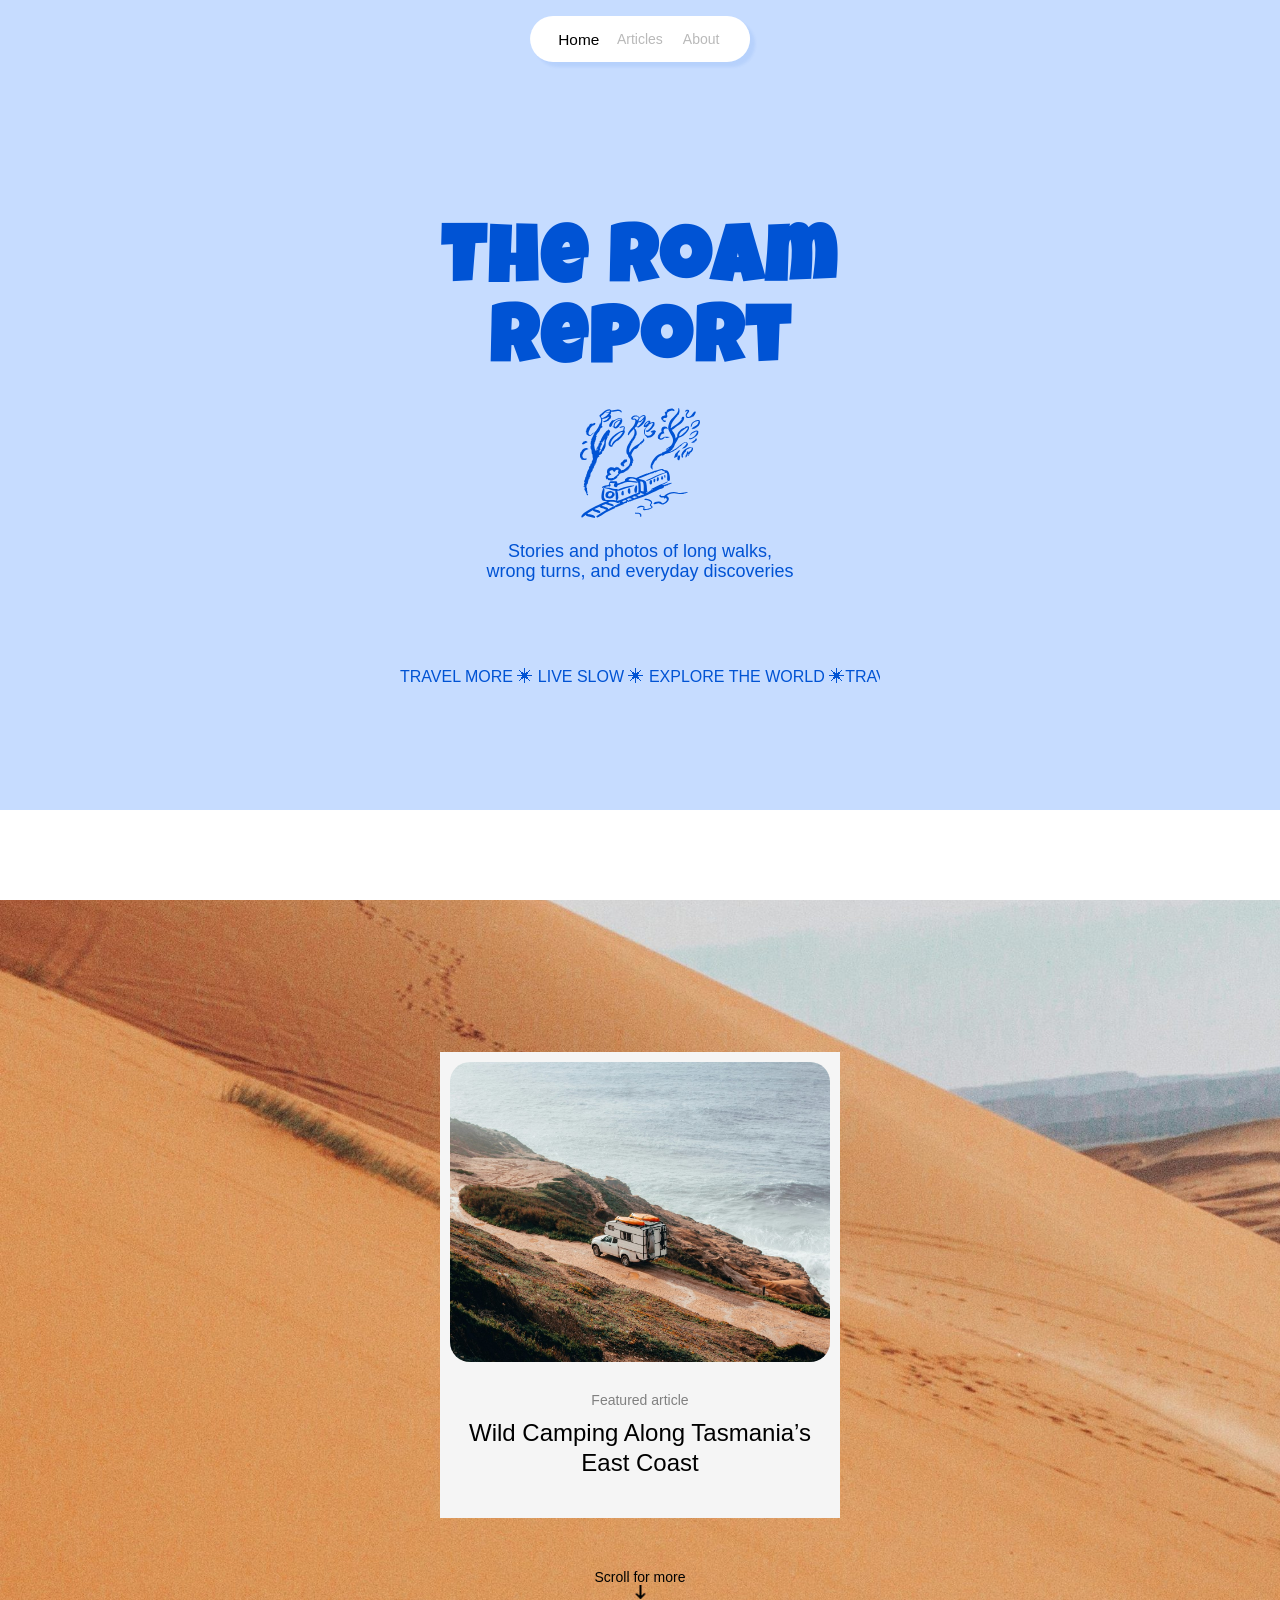
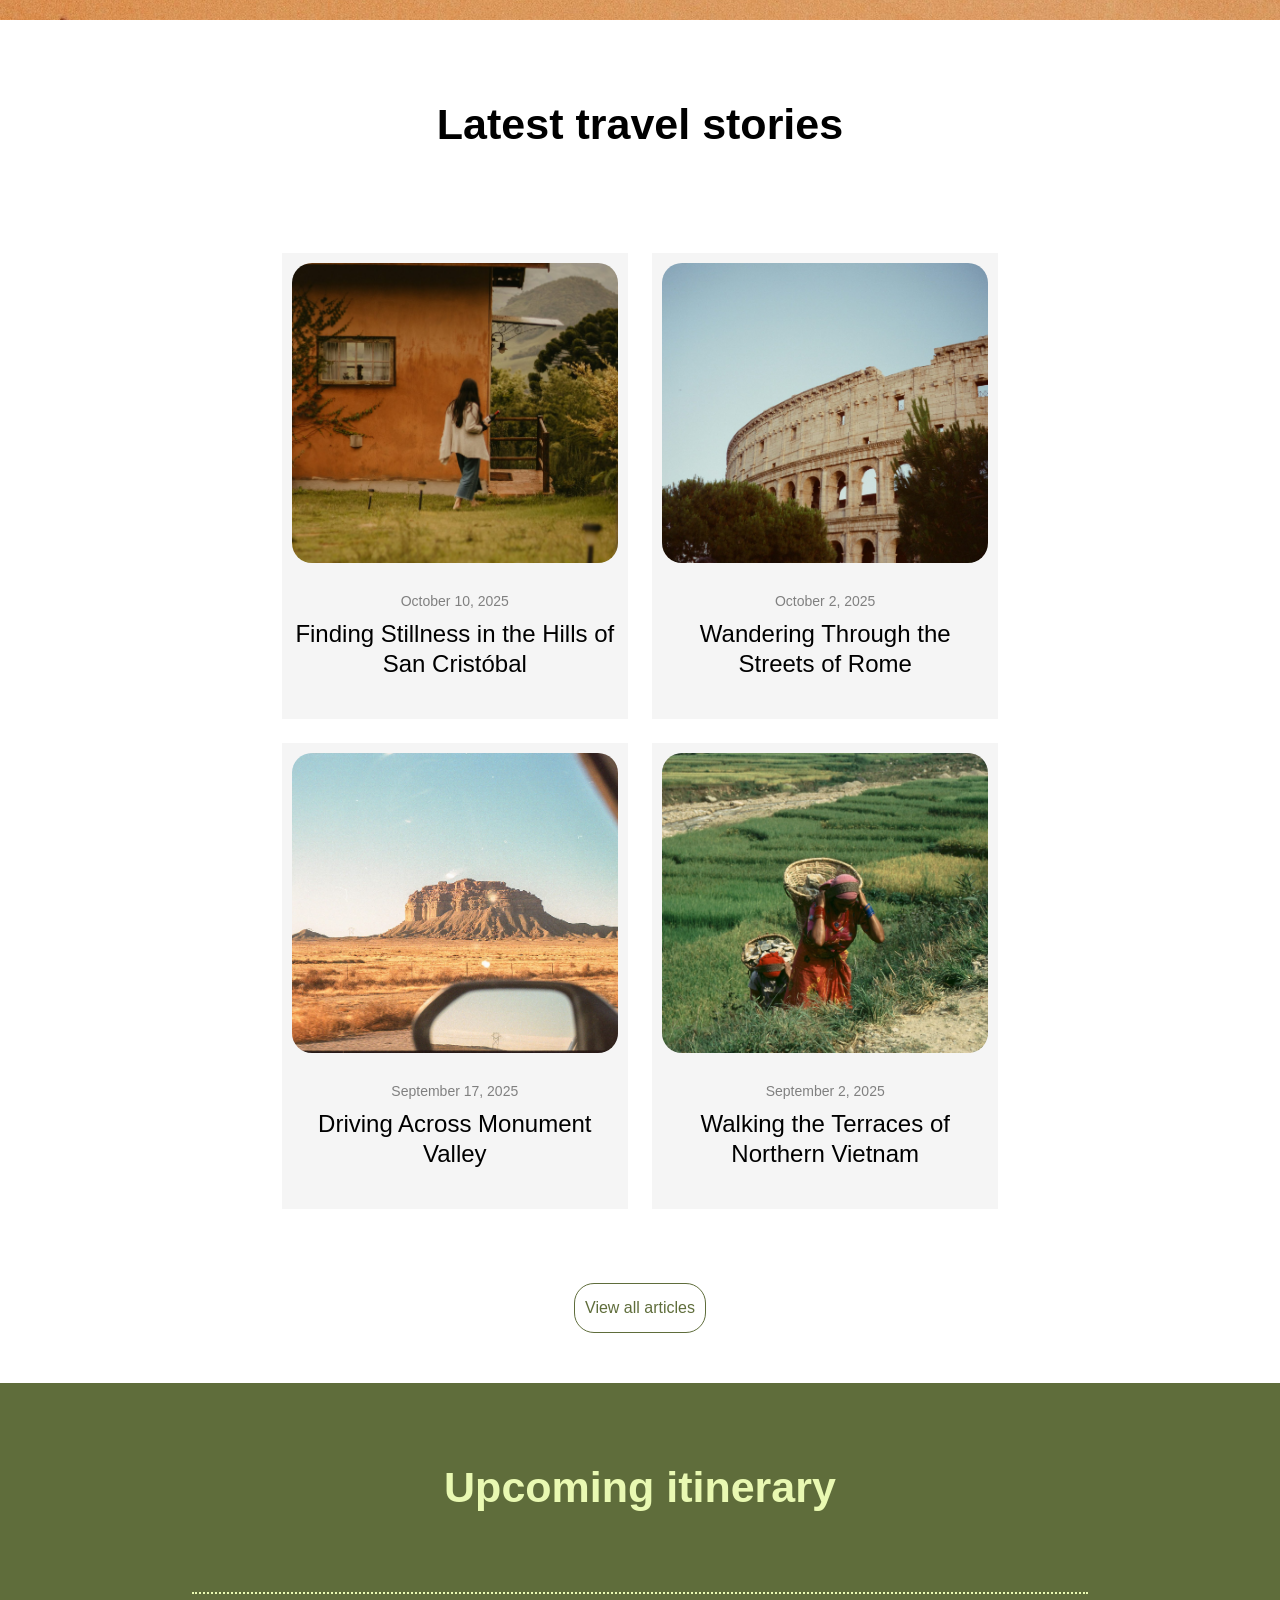
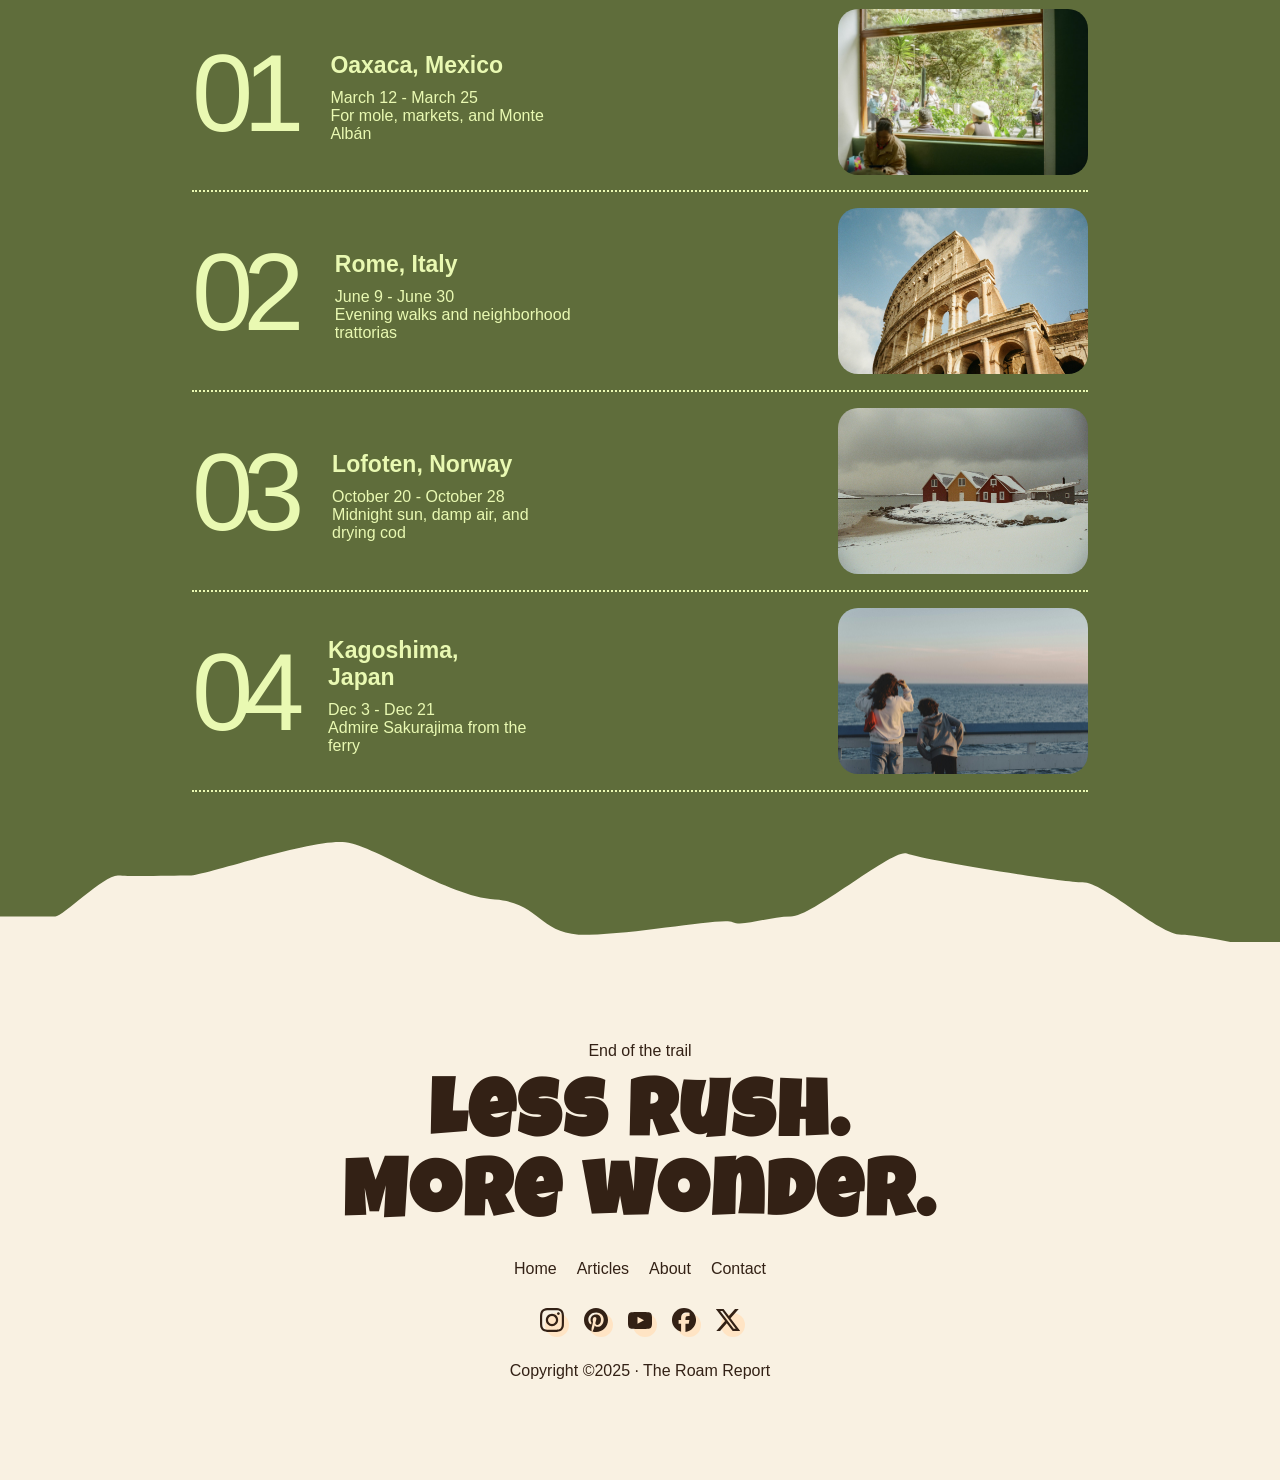
<file: index.html>
<!doctype html>
<html lang="ko">
  <head>
    <meta charset="UTF-8" />
    <meta name="viewport" content="width=device-width, initial-scale=1.0" />
    <title>The Roam Report</title>
    <link rel="stylesheet" href="css/reset.css" />
    <link rel="stylesheet" href="css/main.css" />
    <link rel="stylesheet" href="css/responsive.css" />
    <link rel="stylesheet" href="css/topBtn.css" />
    <link rel="icon" href="img/Frame 1.png" />
    <script src="js/main.js" defer></script>
    <script src="js/topBtn.js" defer></script>
  </head>

  <body>
    <div class="wrap">
      
      <nav class="header_nav">
        <a href="index.html" class="hNav active">Home</a>
        <a href="articles.html" class="hNav">Articles</a>
        <a href="about.html" class="hNav">About</a>
      </nav>
      <header>
        <div class="header_info">
          <h1>
            The Roam <br />
            Report
          </h1>
          <div class="logo">
            <img
              src="img/BG/4cbba677dc56b5c2dd2c0b78fc1e55bbb1b9941a.svg"
              alt="logo"
            />
          </div>
          <p>
            Stories and photos of long walks,<br />
            wrong turns, and everyday discoveries
          </p>

          <div class="marquee">
            <div class="marquee-track">
              <span>TRAVEL MORE ✳ LIVE SLOW ✳ EXPLORE THE WORLD ✳</span>
              <span aria-hidden="true"
                >TRAVEL MORE ✳ LIVE SLOW ✳ EXPLORE THE WORLD ✳</span
              >
            </div>
          </div>
          <!-- marquee -->
        </div>
        <!-- header_info -->
      </header>
      <!-- <div id="home"></div> -->
      <main>
        <button id="goTop" aria-label="맨 위로 가기">
          <svg viewBox="0 0 24 24" width="18" height="18" fill="none" stroke="currentColor" stroke-width="2.2" stroke-linecap="round" stroke-linejoin="round" aria-hidden="true"><path d="M12 19V5"/><path d="M5 12l7-7 7 7"/></svg>
        </button>
        <section class="s1">
          <div class="s_con">
            <a href="#">
              <div class="s_img">
                <img
                  src="img/BG/02296b5b8a49a0b0cd76e320f03ed2e486874615.jfif"
                  alt="Camper van on a cliff along Tasmania's east coast"
                />
              </div>
              <div class="s_info">
                <p>Featured article</p>
                <p>Wild Camping Along Tasmania’s East Coast</p>
              </div>
            </a>
          </div>
          <!-- s1_con -->
          <div class="s_down">
            <p>Scroll for more</p>
            <div class="s_point">
              <img src="img/icon/move-down.png" alt="" />
            </div>
          </div>
        </section>
        <section class="s2" id="articles">
          <div class="s2-content">
            <h2>Latest travel stories</h2>

            <div class="story-list" id="story-list"></div>

            <template id="story-template">
              <div class="s_con">
                <a href="">
                  <div class="s_img">
                    <img src="" alt="" />
                  </div>
                  <div class="s_info">
                    <p class="story-date"></p>
                    <p class="story-title"></p>
                  </div>
                </a>
              </div>
              </div>
            </template>
            <p><a href="articles.html">View all articles</a></p>
          
        </section>

        <section class="s3">
          <h2>Upcoming itinerary</h2>
          <ul>
            <li>
              <div class="sp">
                <h3>01</h3>
                <dl>
                  <dt>Oaxaca, Mexico</dt>
                  <dd>
                    March 12 - March 25 <br />
                    For mole, markets, and Monte Albán
                  </dd>
                </dl>
              </div>
              <div class="s3_img">
                <img
                  src="img/BG/f669452d8f3eab822162e91fd5ba08c463d1576e.png"
                  alt="People seen through a window in Oaxaca"
                />
              </div>
            </li>
            <li>
              <div class="sp">
                <h3>02</h3>
                <dl>
                  <dt>Rome, Italy</dt>
                  <dd>
                    June 9 - June 30 <br />
                    Evening walks and neighborhood trattorias
                  </dd>
                </dl>
              </div>
              <div class="s3_img">
                <img
                  src="img/BG/0e0ef136b56b9acc9ccc970f1b9f5ff9c3333e88.jfif"
                  alt="The Colosseum in Rome"
                />
              </div>
            </li>
            <li>
              <div class="sp">
                <h3>03</h3>
                <dl>
                  <dt>Lofoten, Norway</dt>
                  <dd>
                    October 20 - October 28 <br />
                    Midnight sun, damp air, and drying cod
                  </dd>
                </dl>
              </div>
              <div class="s3_img">
                <img
                  src="img/BG/036634123c22007b1ebe20439c7620115ce0efea.jfif"
                  alt="Red cabins on a snowy shore in Lofoten"
                />
              </div>
            </li>
            <li>
              <div class="sp">
                <h3>04</h3>
                <dl>
                  <dt>Kagoshima, Japan</dt>
                  <dd>
                    Dec 3 - Dec 21 <br />
                    Admire Sakurajima from the ferry
                  </dd>
                </dl>
              </div>
              <div class="s3_img">
                <img
                  src="img/BG/8dbc390779d2ec971f615198172a488a07464c10.jfif"
                  alt="Two travelers looking out to sea in Kagoshima"
                />
              </div>
            </li>
          </ul>
          <div class="s3_bg">
            <img
              src="img/BG/2fb2c63e238b649365ad7b5dbdac474f2efbe91c.svg"
              alt=""
            />
          </div>
        </section>
      </main>

      <footer id="about">
        <p>End of the trail</p>
        <h1>
          Less rush. <br />
          More wonder.
        </h1>
        <div class="footer_info">
          <a href="index.html">Home</a>
          <a href="articles.html">Articles</a>
          <a href="about.html">About</a>
          <a href="about.html#contact">Contact</a>
        </div>
        <div class="footer_sns">
          <a href="https://www.instagram.com" target="_blank">
            <img src="img/icon/instagram.svg" alt="instagram" />
          </a>
          <a href="https://kr.pinterest.com/" target="_blank">
            <img src="img/icon/pinterest.svg" alt="pinterest" />
          </a>
          <a href="https://youtube.com" target="_blank">
            <img src="img/icon/youtube.svg" alt="youtube" />
          </a>
          <a href="https://www.facebook.com" target="_blank">
            <img src="img/icon/facebook.svg" alt="facebook" />
          </a>
          <a href="https://x.com" target="_blank">
            <img src="img/icon/x.svg" alt="x" />
          </a>
        </div>
        <p>Copyright ©2025 · The Roam Report</p>
      </footer>
    </div>
    <!-- wrap -->
  </body>
</html>
</file>
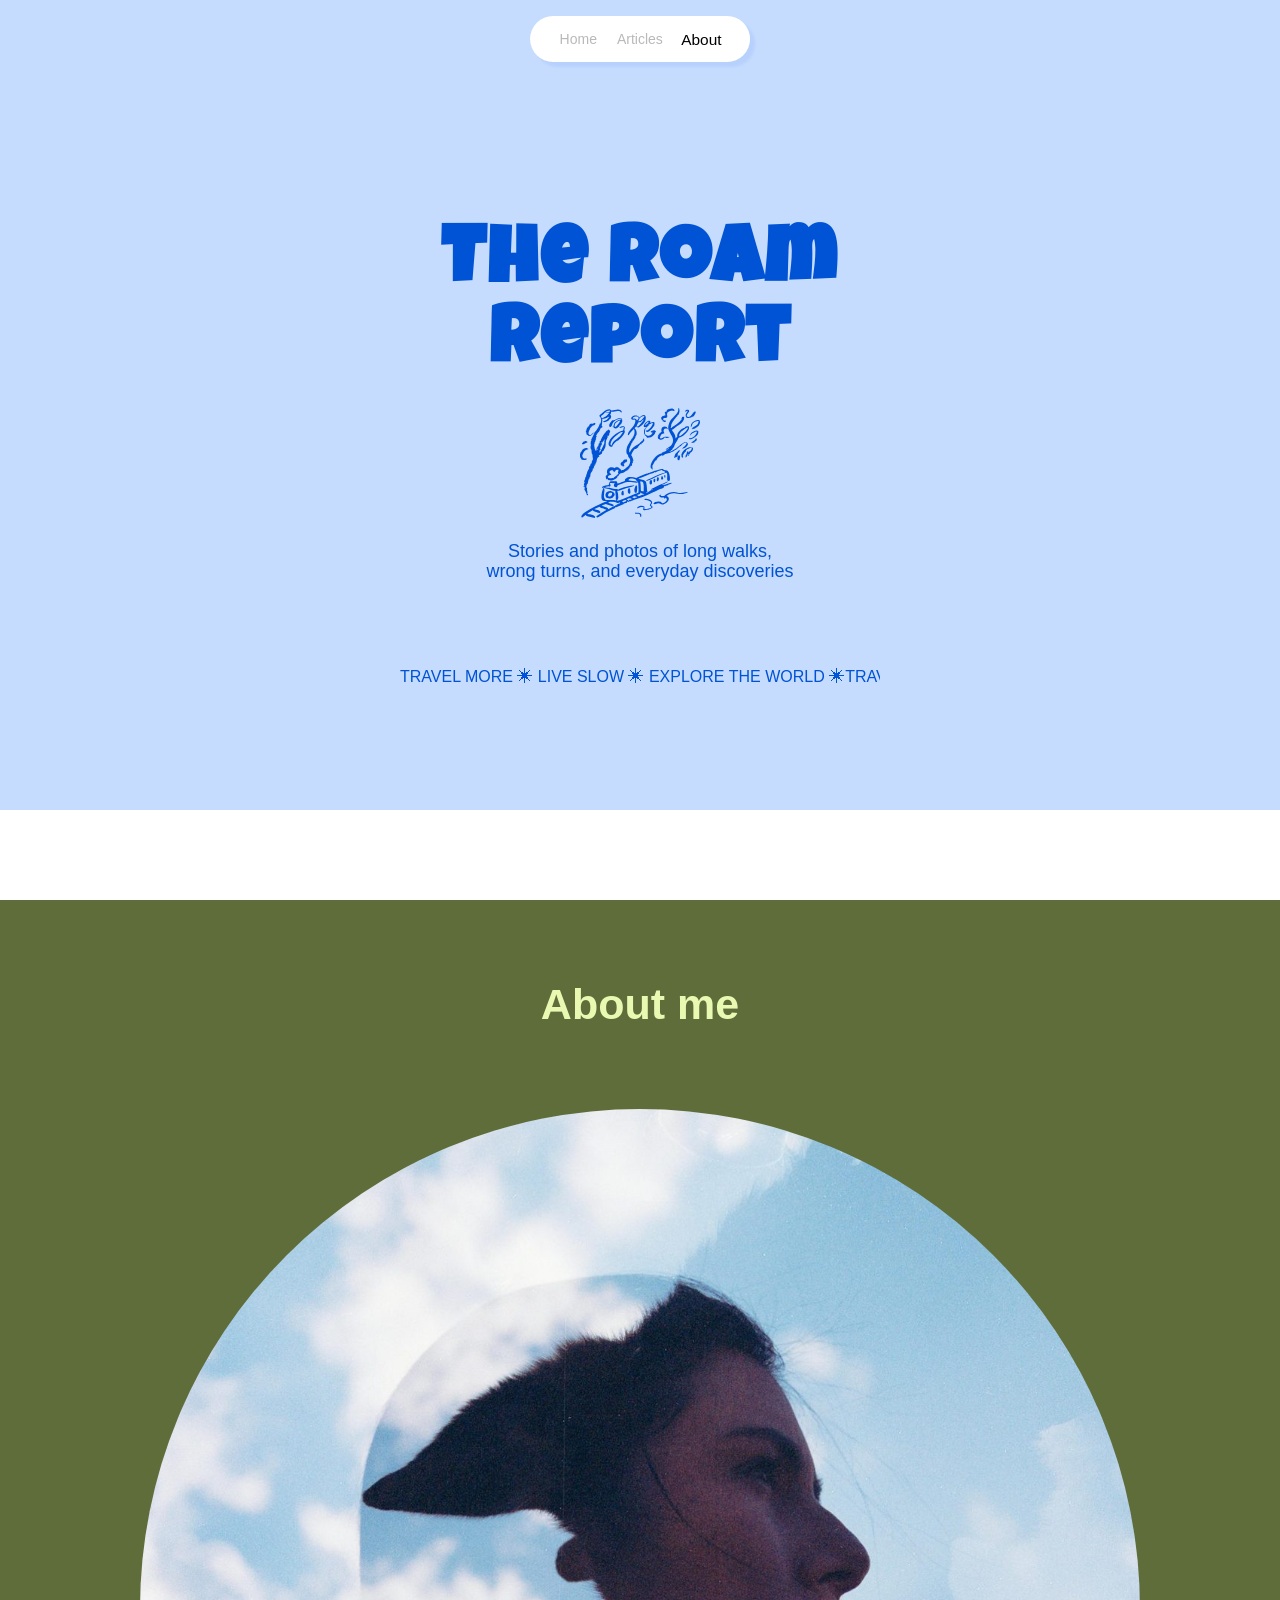
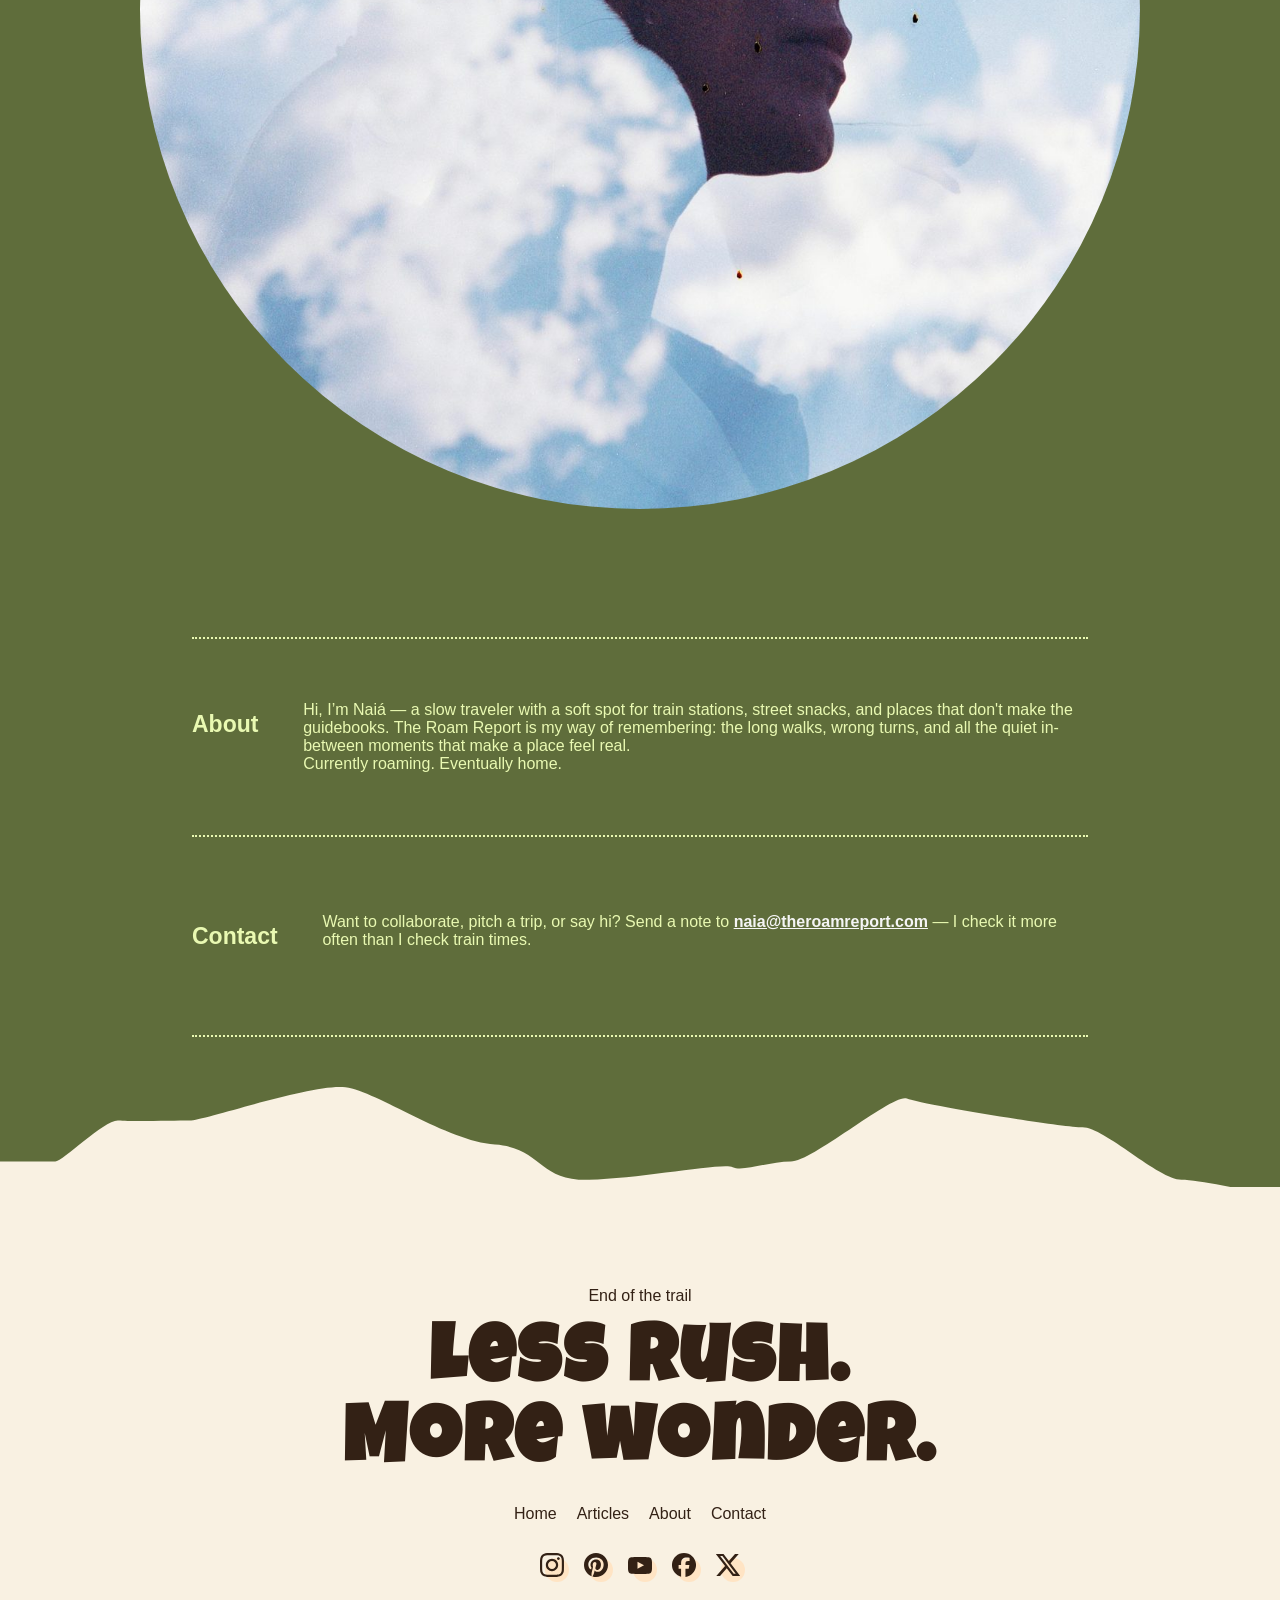
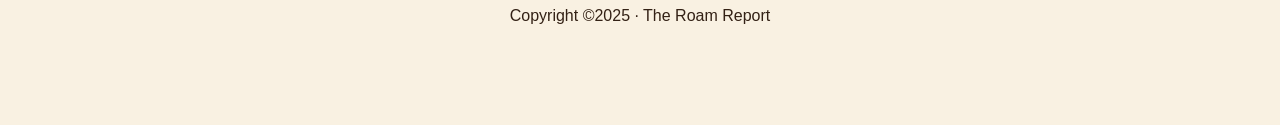
<file: about.html>
<!doctype html>
<html lang="ko">
  <head>
    <meta charset="UTF-8" />
    <meta name="viewport" content="width=device-width, initial-scale=1.0" />
    <title>The Roam Report</title>
    <link rel="stylesheet" href="css/reset.css" />
    <link rel="stylesheet" href="css/main.css" />
    <link rel="stylesheet" href="css/about.css" />
    <link rel="stylesheet" href="css/responsive.css" />
    <link rel="stylesheet" href="css/topBtn.css" />
    <link rel="icon" href="img/Frame 1.png" />
    <script src="js/main.js" defer></script>
    <script src="js/about.js" defer></script>
    <script src="js/topBtn.js" defer></script>
  </head>

  <body>
    <div class="wrap">
      <button id="goTop" aria-label="맨 위로 가기">
        <svg viewBox="0 0 24 24" width="18" height="18" fill="none" stroke="currentColor" stroke-width="2.2" stroke-linecap="round" stroke-linejoin="round" aria-hidden="true"><path d="M12 19V5"/><path d="M5 12l7-7 7 7"/></svg>
      </button>
      <nav class="header_nav">
        <a href="index.html" class="hNav">Home</a>
        <a href="articles.html" class="hNav">Articles</a>
        <a href="about.html" class="hNav active">About</a>
      </nav>
      <header>
        <div class="header_info">
          <h1>
            The Roam <br />
            Report
          </h1>
          <div class="logo">
            <img
              src="img/BG/4cbba677dc56b5c2dd2c0b78fc1e55bbb1b9941a.svg"
              alt="logo"
            />
          </div>
          <p>
            Stories and photos of long walks,<br />
            wrong turns, and everyday discoveries
          </p>

          <div class="marquee">
            <div class="marquee-track">
              <span>TRAVEL MORE ✳ LIVE SLOW ✳ EXPLORE THE WORLD ✳</span>
              <span aria-hidden="true"
                >TRAVEL MORE ✳ LIVE SLOW ✳ EXPLORE THE WORLD ✳</span
              >
            </div>
          </div>
          <!-- marquee -->
        </div>
        <!-- header_info -->
      </header>
      <!-- <div id="home"></div> -->
      <main>
        <section class="s3">
          <h2>About me</h2>
          <div class="pic">
            <img src="img/BG/f9a885b69c45e164666524848a7122c28b172244.jfif" alt="Portrait of Naiá against a cloudy sky">
          </div>
          <ul>
            <li>
              <div class="sp">
                <dl>
                  <dt>About</dt>
                  <dd>
                    Hi, I’m Naiá — a slow traveler with a soft spot for train
                    stations, street snacks, and places that don't make the
                    guidebooks. The Roam Report is my way of remembering: the
                    long walks, wrong turns, and all the quiet in-between
                    moments that make a place feel real.
                    <br />Currently roaming. Eventually home.
                  </dd>
                </dl>
              </div>
            </li>
            <li id="contact">
              <div class="sp">
                <dl>
                  <dt>Contact</dt>
                  <dd>
                    Want to collaborate, pitch a trip, or say hi? Send a note to
                    <a href="mailto:naia@theroamreport.com">
                        <strong>naia@theroamreport.com</strong>
                    </a>
                    — I check it more often than I check train times.
                  </dd>
                </dl>
              </div>
            </li>
          </ul>
          <div class="s3_bg">
            <img
              src="img/BG/2fb2c63e238b649365ad7b5dbdac474f2efbe91c.svg"
              alt=""
            />
          </div>
        </section>
      </main>

      <footer id="about">
        <p>End of the trail</p>
        <h1>
          Less rush. <br />
          More wonder.
        </h1>
        <div class="footer_info">
          <a href="index.html">Home</a>
          <a href="articles.html">Articles</a>
          <a href="about.html">About</a>
          <a href="about.html#contact">Contact</a>
        </div>
        <div class="footer_sns">
          <a href="https://www.instagram.com" target="_blank">
            <img src="img/icon/instagram.svg" alt="instagram" />
          </a>
          <a href="https://kr.pinterest.com/" target="_blank">
            <img src="img/icon/pinterest.svg" alt="pinterest" />
          </a>
          <a href="https://youtube.com" target="_blank">
            <img src="img/icon/youtube.svg" alt="youtube" />
          </a>
          <a href="https://www.facebook.com" target="_blank">
            <img src="img/icon/facebook.svg" alt="facebook" />
          </a>
          <a href="https://x.com" target="_blank">
            <img src="img/icon/x.svg" alt="x" />
          </a>
        </div>
        <p>Copyright ©2025 · The Roam Report</p>
      </footer>
    </div>
    <!-- wrap -->
  </body>
</html>
</file>
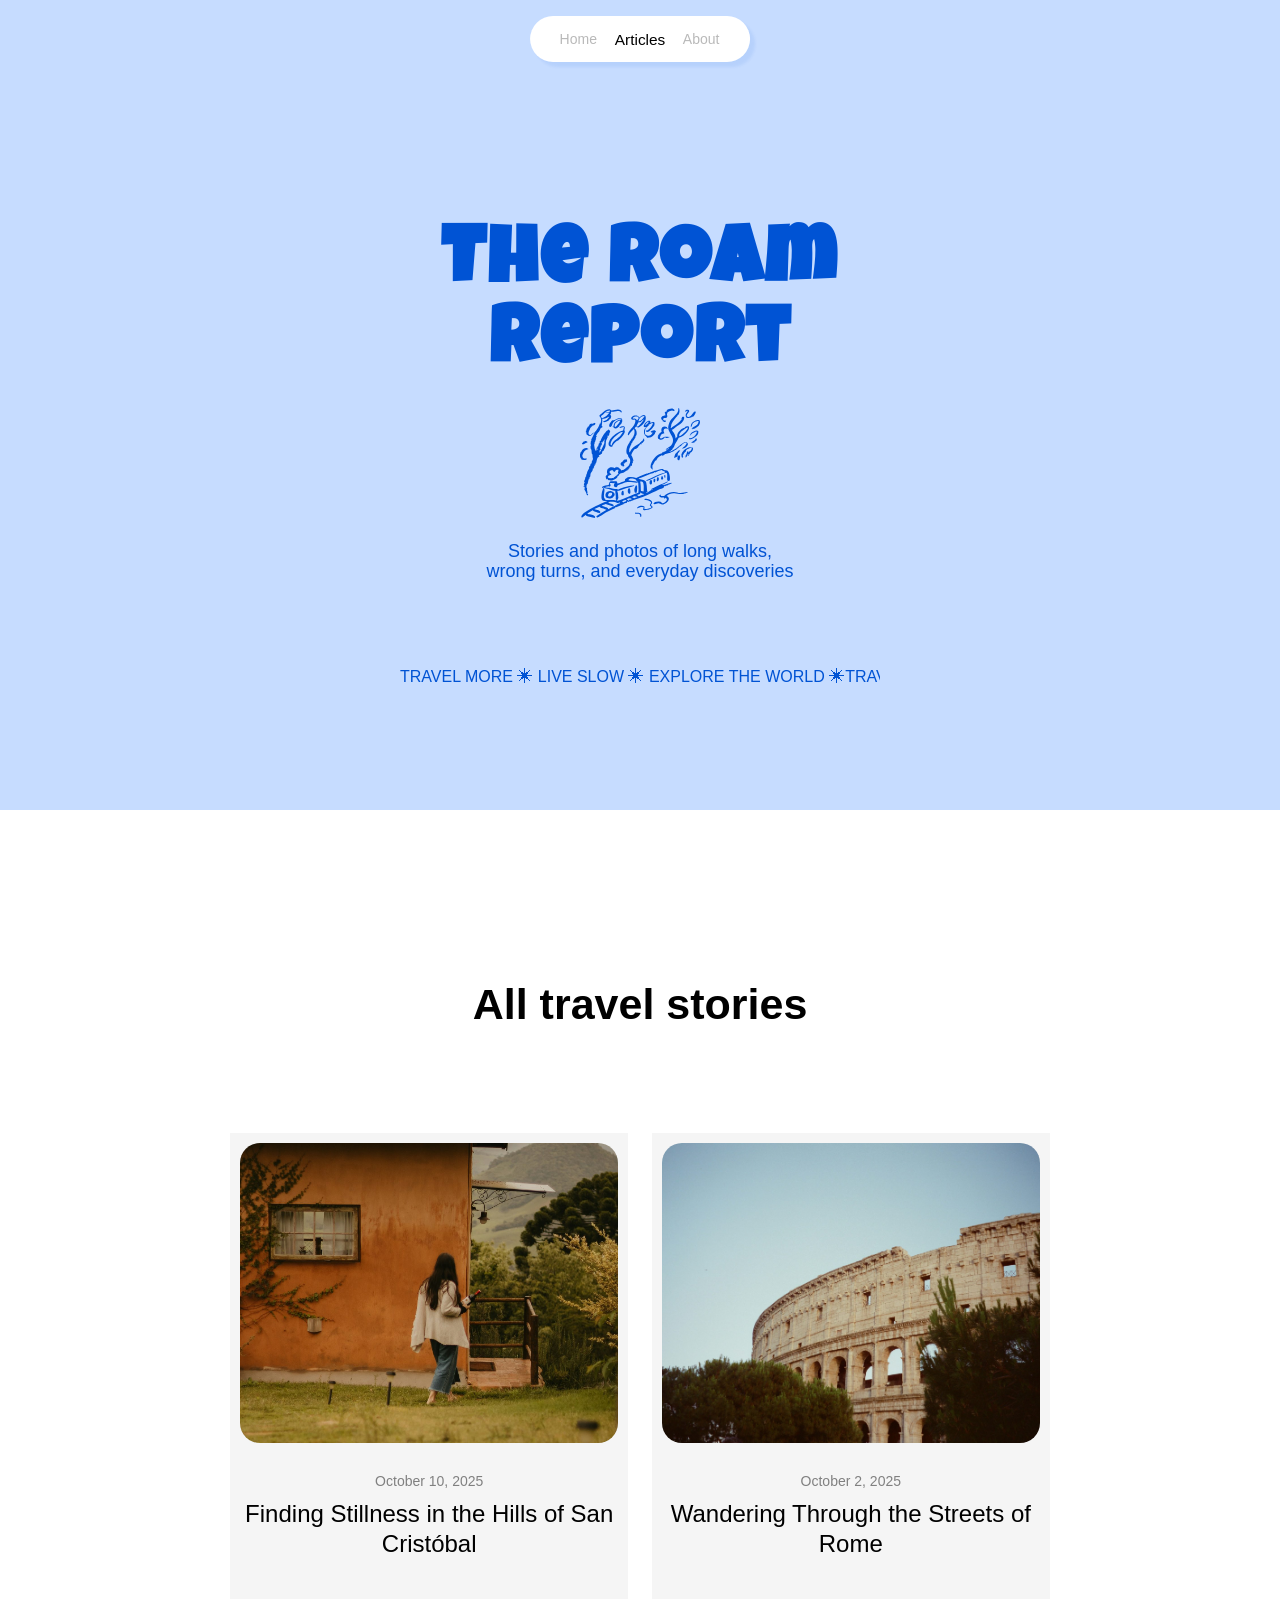
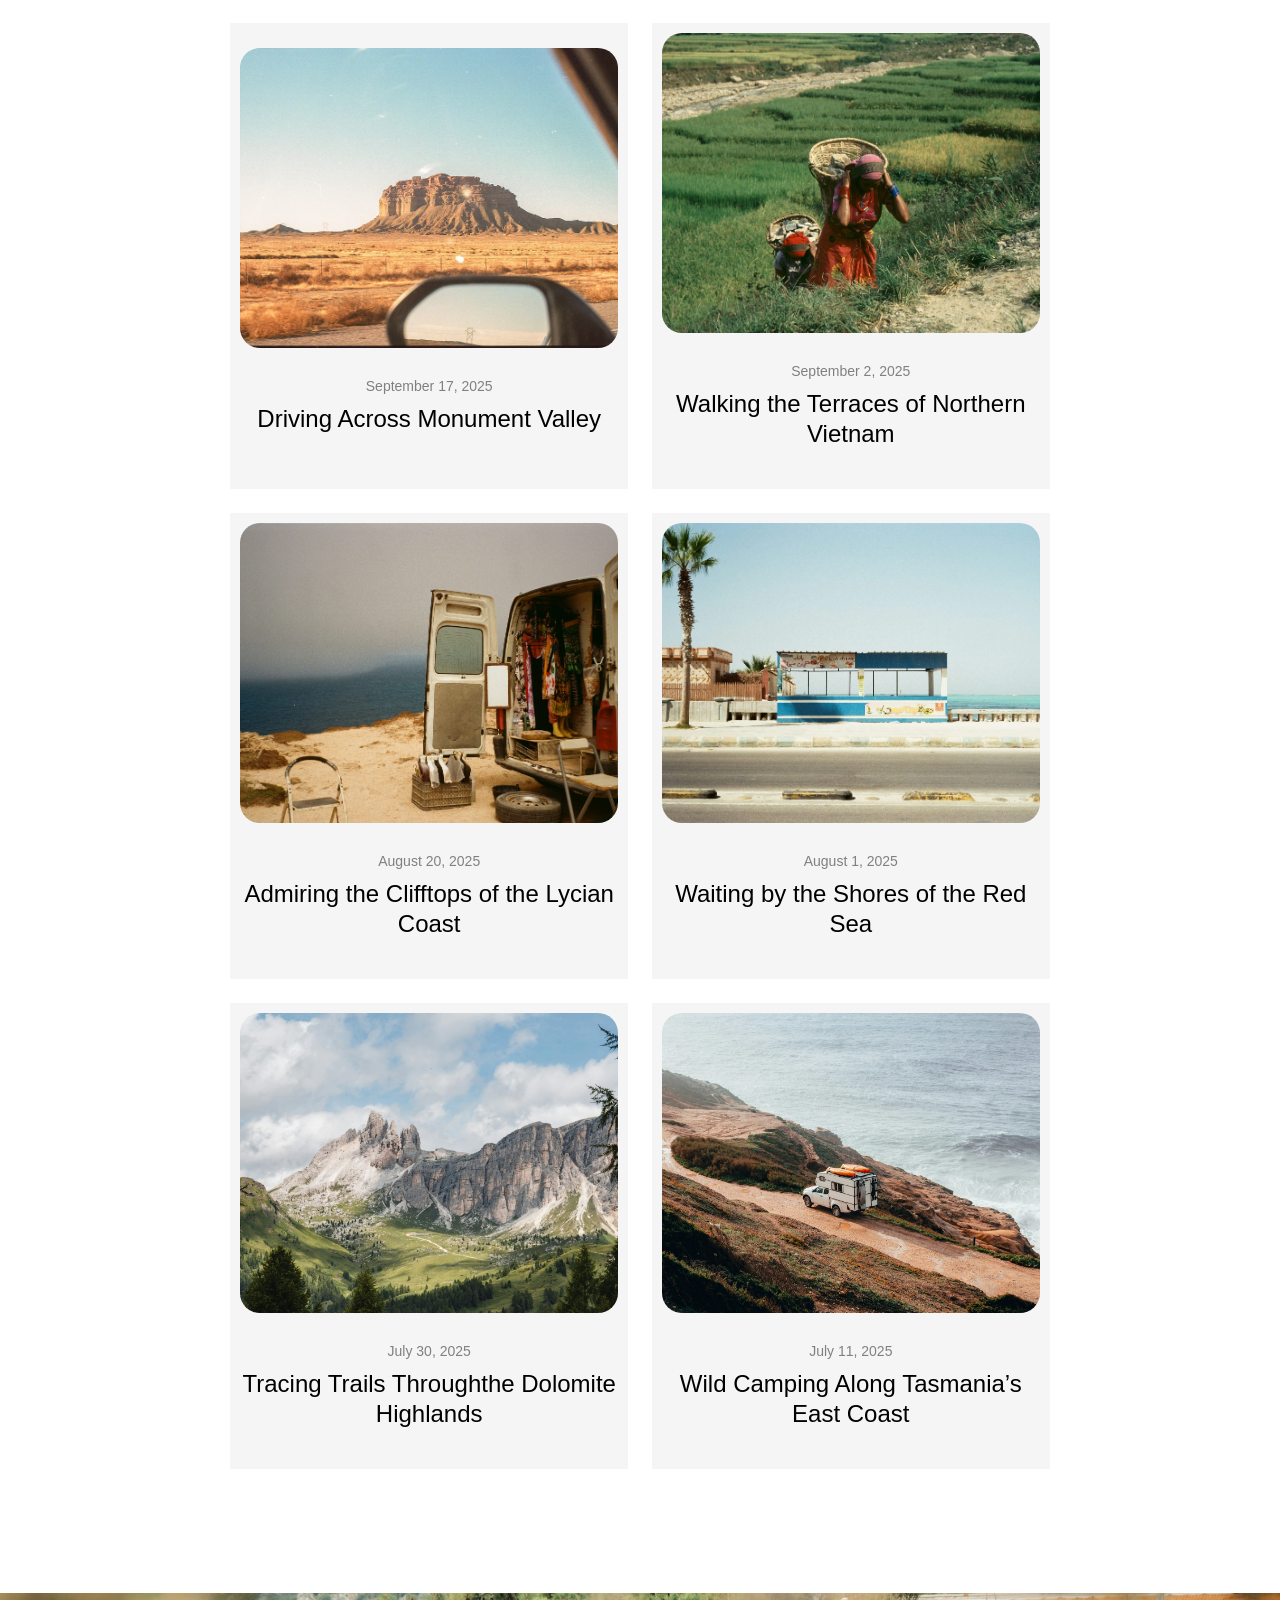
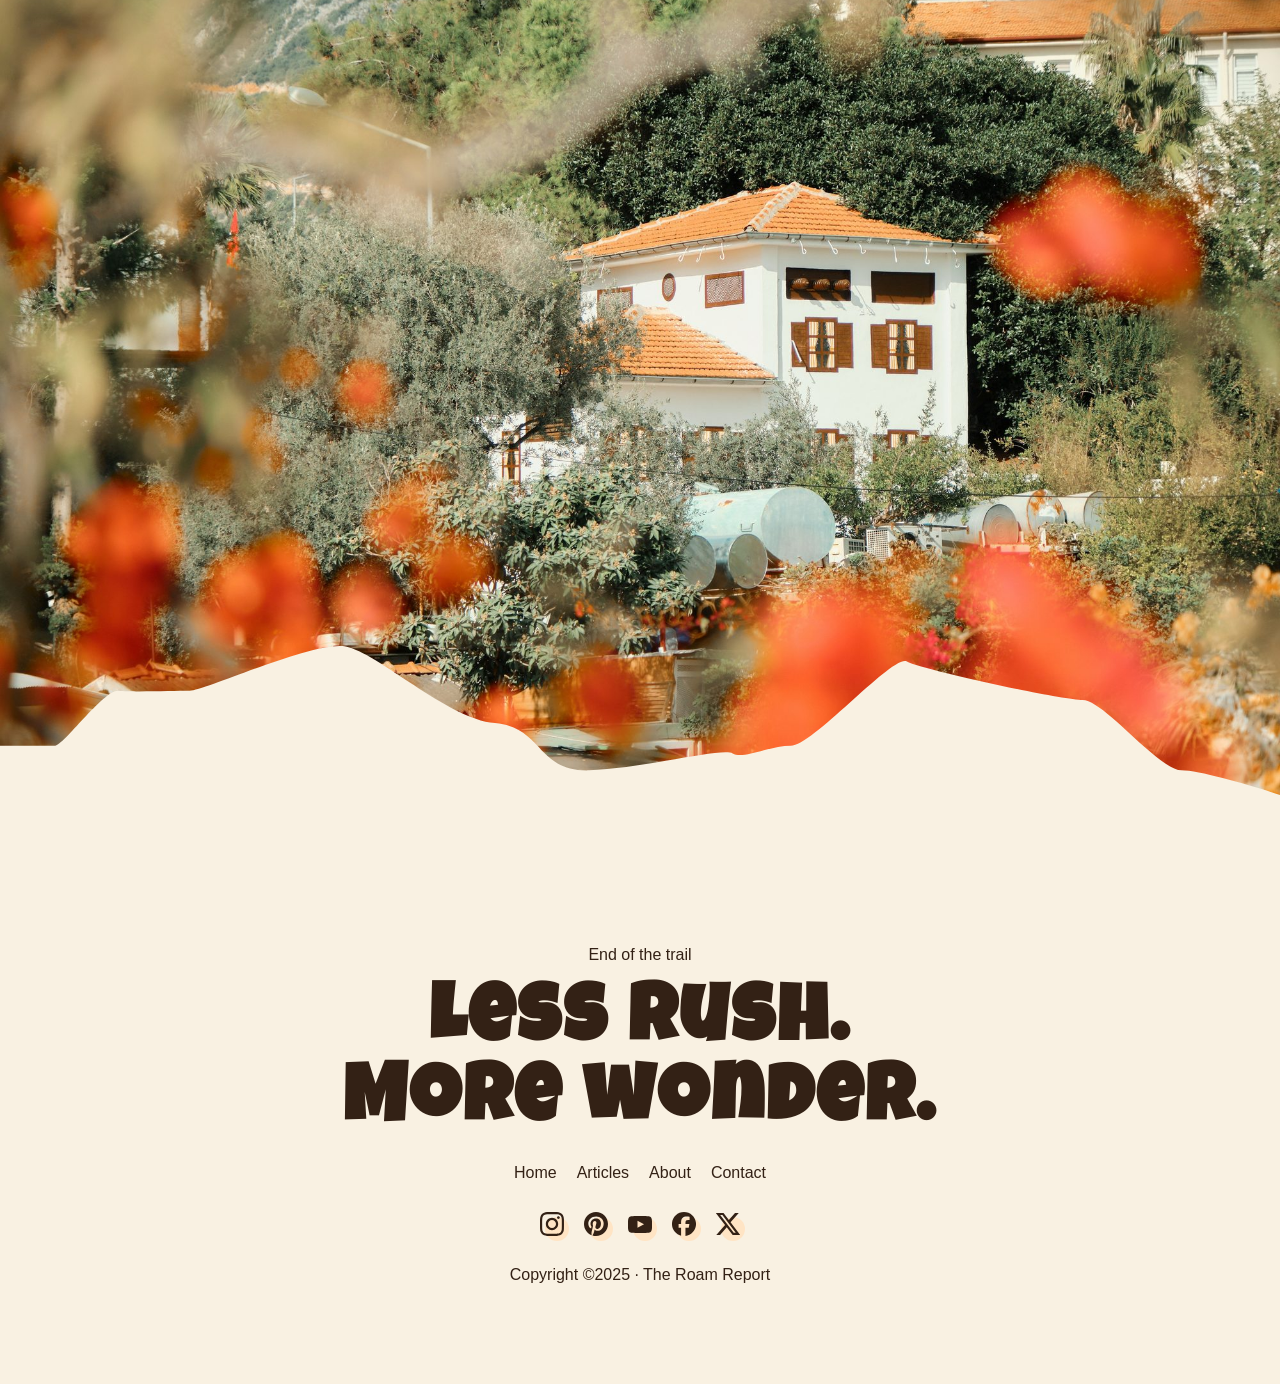
<file: articles.html>
<!DOCTYPE html>
<html lang="ko">
<head>
    <meta charset="UTF-8">
    <meta name="viewport" content="width=device-width, initial-scale=1.0">
    <title>The Roam Report</title>
    <link rel="icon" href="img/Frame 1.png" />
    <link rel="stylesheet" href="css/reset.css">
    <link rel="stylesheet" href="css/main.css">
    <link rel="stylesheet" href="css/articles.css">
    <link rel="stylesheet" href="css/responsive.css">
    <link rel="stylesheet" href="css/topBtn.css">
    <script src="js/articles.js" defer></script>
    <script src="js/topBtn.js" defer></script>
</head>
<body>
    <div class="wrap">
      <button id="goTop" aria-label="맨 위로 가기">
        <svg viewBox="0 0 24 24" width="18" height="18" fill="none" stroke="currentColor" stroke-width="2.2" stroke-linecap="round" stroke-linejoin="round" aria-hidden="true"><path d="M12 19V5"/><path d="M5 12l7-7 7 7"/></svg>
      </button>
      <nav class="header_nav">
        <a href="index.html" class="hNav">Home</a>
        <a href="articles.html" class="hNav active">Articles</a>
        <a href="about.html" class="hNav">About</a>
      </nav>
      <header>
        <div class="header_info">
          <h1>
            The Roam <br />
            Report
          </h1>
          <div class="logo">
            <img
              src="img/BG/4cbba677dc56b5c2dd2c0b78fc1e55bbb1b9941a.svg"
              alt="logo"
            />
          </div>
          <p>
            Stories and photos of long walks,<br />
            wrong turns, and everyday discoveries
          </p>

          <div class="marquee">
            <div class="marquee-track">
              <span>TRAVEL MORE ✳ LIVE SLOW ✳ EXPLORE THE WORLD ✳</span>
              <span aria-hidden="true"
                >TRAVEL MORE ✳ LIVE SLOW ✳ EXPLORE THE WORLD ✳</span
              >
            </div>
          </div>
          <!-- marquee -->
        </div>
        <!-- header_info -->
      </header>
      <main>
        <section class="s2" id="articles">
          <div class="s2-content">
            <h2>All travel stories</h2>

            <div class="story-list" id="story-list"></div>

            <template id="story-template">
              <div class="s_con">
                <a href="#">
                  <div class="s_img">
                    <img src="" alt="" />
                  </div>
                  <div class="s_info">
                    <p class="story-date"></p>
                    <p class="story-title"></p>
                  </div>
                </a>
              </div>
            </template>
          </div>
          <div class="bgimg">
            <img src="img/BG/33f3b056145bb7e7ab3c0ea693b0d1f2e71eaa2f.jfif" alt="White house behind orange flowers">
            <img src="img/BG/9541d61708992bab607266e028f412d4e818dd29.svg" alt="">
          </div>
        </section>

      </main>

      <footer id="about">
        <p>End of the trail</p>
        <h1>
          Less rush. <br />
          More wonder.
        </h1>
        <div class="footer_info">
          <a href="index.html">Home</a>
          <a href="articles.html">Articles</a>
          <a href="about.html">About</a>
          <a href="about.html#contact">Contact</a>
        </div>
        <div class="footer_sns">
          <a href="https://www.instagram.com" target="_blank">
            <img src="img/icon/instagram.svg" alt="instagram" />
          </a>
          <a href="https://kr.pinterest.com/" target="_blank">
            <img src="img/icon/pinterest.svg" alt="pinterest" />
          </a>
          <a href="youtube.com" target="_blank">
            <img src="img/icon/youtube.svg" alt="youtube" />
          </a>
          <a href="https://www.facebook.com" target="_blank">
            <img src="img/icon/facebook.svg" alt="facebook" />
          </a>
          <a href="https://x.com" target="_blank">
            <img src="img/icon/x.svg" alt="x" />
          </a>
        </div>
        <p>Copyright ©2025 · The Roam Report</p>
      </footer>
</body>
</html>
</file>
<file: css/main.css>
@import url("https://fonts.googleapis.com/css2?family=Luckiest+Guy&display=swap");

.wrap {
  display: block;
  text-align: center;
}

.header_nav {
  width: fit-content;
  background-color: white;
  border-radius: 50px;
  display: flex;
  justify-content: center;
  gap: 20px;
  padding: 15px 30px;
  margin: 0 auto;
  margin-bottom: 140px;
  box-shadow: 5px 5px 3px rgba(0, 83, 212, 0.08);
  position: fixed;
  top: 16px;
  left: 240px; 
  transform: translateX(-50%);
  z-index: 20;
}
.header_nav a {
  font-size: 0.875rem;
  transition: all 0.2s;
  color: #b9b9b9;
}
.header_nav a.active{
  /* font-weight: bold; */
  color: #000;
  transform: scale(1.1);
}

header {
  width: 480px;
  height: 100vh;
  background-color: rgb(198, 220, 255);
  padding: 2%;
  position: fixed;
  top: 0;
  left: 0;
  z-index: 1;
}
.header_info {
  display: flex;
  flex-direction: column;

  align-items: center;
  gap: 2.5%;
  color: rgb(0, 83, 212);
  height: 100vh;
}
header h1{
    padding-top: 150px;
}
body {
  font-family: "Malgun Gothic", "Apple SD Gothic Neo", "Noto Sans KR", sans-serif;
}
h1 {
  font-size: 5rem;
  font-family: "Luckiest Guy", cursive;
  line-height: 80px;
  letter-spacing: 3px;
}
.logo img {
  width: 120px;
  height: 110px;
}
.header_info p {
  font-weight: 500;
  font-size: 1.125rem;
  line-height: 20px;
  margin-bottom: 100px;
}

.marquee {
  width: 100%;
  overflow: hidden;
  white-space: nowrap;
  padding: 15px 0;
  margin-top: 50px;
  text-align: center;
}
.marquee-track {
  display: flex;
  width: max-content;
  animation: scroll 13s linear infinite;
}
.marquee-track span {
  flex-shrink: 0;
}

@keyframes scroll {
  from {
    transform: translateX(0);
  }
  to {
    transform: translateX(-50%);
  }
}

main {
  flex: 1;
  margin-left: 480px;
  width: calc(100% - 480px);
  min-height: 100vh;
}

.s1 {
  width: 100%;
  height: 80vh;
  margin: auto;
  display: flex;
  justify-content: center;
  align-items: center;
  background: url(/img/BG/e287eb507ac75d413cc66b6fb40ab2026d637ffe.jfif)
    center / cover no-repeat;
  position: sticky;
  top: 0;
  z-index: 2;
  padding-top: 50px;
}
.s_con {
  width: 70%;
  max-width: 400px;
  background-color: whitesmoke;
  padding: 10px;
  margin: auto;
  display: flex;
  align-items: center;
  transition:
    box-shadow 0.3s,
    transform 0.3s;
}
.s_con:hover {
  box-shadow: 10px 10px 3px rgba(0, 83, 212, 0.08);
  transform: scale(1.02);
  transition: all 0.3s;
}
.s_con .s_img {
  height: 300px;
  overflow: hidden;
  display: flex;
  justify-content: center;
  align-items: center;
  border-radius: 20px;
  margin-bottom: 30px;
}

.s_info {
  margin-bottom: 30px;
}
.s_info * {
  margin: 10px 0;
}
.s_info :first-child {
  color: gray;
  font-size: 0.875rem;
}
.s_info :last-child {
  font-size: 1.5rem;
  font-weight: 500;
  line-height: 30px;
}
.s1 > .s_down {
  position: absolute;
  bottom: 20px;
  left: 50%;
  transform: translateX(-50%);
  display: flex;
  flex-direction: column;
  align-items: center;
}
.s_down p {
  font-size: 0.875rem;
  font-weight: 500;
}
.s_point {
  height: 15px;
  overflow: hidden;
  display: flex;
  align-items: flex-end;
}
.s_point img {
  width: 24px;
  height: 24px;
  transition: all 0.5s;
  animation: move 0.3s ease-in-out infinite alternate;
}

@keyframes move {
    from {
        transform: translatey(2px);
    }
    to {
        transform: translatey(0);
    }
}

.s2 {
  position: relative;
  z-index: 3;
  background-color: white;
}
.s2-content {
  width: 80%;
  margin: 0 auto;
}
.s_con > a {
  display: block;
  width: 100%;
  min-width: 0;
}
.s_con > a > .s_img {
  width: 100%;
}
section h2 {
  font-size: 2.6875rem;
  padding: 80px 0;
}
.s2-content > p > a {
  display: inline-block;
  margin: 50px 0;
  border: 1px solid rgb(95, 109, 59);
  border-radius: 20px;
  padding: 15px 10px;
  font-size: 1rem;
  font-weight: 500;
  transition: all 0.2s;
  color: rgb(95, 109, 59);
}
.s2-content > p > a:hover {
  background-color: rgb(95, 109, 59);
  color: white;
}
.story-list {
  width: 70%;
  display: grid;
  grid-template-columns: repeat(2, minmax(0, 1fr));
  gap: 24px;
  padding: 24px 0;
  margin: auto;
}

.story-list .s_con {
  width: 100%;
  margin: 0;
  box-sizing: border-box;
}

.story-list .s_img {
  width: 100%;
  /* height: 250px; */
  aspect-ratio: 1/1;
}
.story-list .s_img img {
  width: 100%;
  height: 100%;
  /* height: 100%; */
  object-fit: cover;

}


.s3 {
  position: relative;
  display: flow-root;
  background-color: rgb(95, 109, 59);
  color: rgb(233, 249, 178);
  z-index: 3;
  width: 100%;
  margin: auto;
}
.s3 > * {
  width: 70%;
  margin: auto;
}
.s3 ul {
  padding-bottom: 100px;
}
.s3 ul li {
  display: flex;
  align-items: center;
  border-bottom: 2px dotted rgb(233, 249, 178);
  height: 200px;
  padding: 10px 0;
}
.s3 ul li:first-child {
  border-top: 2px dotted rgb(233, 249, 178);
}
.s3 ul li .sp{
  display: flex;
  gap: 10%;
  align-items: center;
}
.s3 h3 {
  font-size: 6.875rem;
  letter-spacing: -10px;
  font-weight: 100;
}
.s3 dl {
  text-align: left;
}
.s3 dt {
  font-weight: bold;
  margin: 10px 0;
  font-size: 1.4375rem;
}
.s3_img {
  width: 250px;
  flex-shrink: 0;
  margin-left: auto;
  border-radius: 20px;
  overflow: hidden;
}
.s3_bg {
  width: 100%;
  position: relative;
  bottom: 0;
  left: 0;
  height: 50px;

}
.s3_bg img {
  width: 100%;
  top: -100%;
  position: absolute;
  
}

footer {
  width: calc(100% - 480px);
  min-height: 100px;
  margin-left: 480px;
  padding: 100px 0;
  color: rgb(51, 33, 21);
  background-color: rgb(249, 241, 226);
  z-index: 3;
  position: relative;
  font-weight: 500;
}
footer h1{
padding: 20px 0;
}
.footer_info{
    display: flex;
    justify-content: center;
    gap: 20px;
}
.footer_info a{
      transition: transform 0.2s;

}
.footer_info a:hover{
  transform: scale(1.1);
  font-weight: bold;
}



.footer_sns{
  display: flex;
  gap: 20px;
  justify-content: center;
  margin: 30px 0;
}
.footer_sns a,
.footer_sns a img{
    display: block;
    width: 24px;
    height: 24px;
}
.footer_sns a img{
  transition: transform 0.3s;
}
.footer_sns a{
  position: relative;
  z-index: 1;
  transition: all 1s;
  
}
.footer_sns a img{
  transition: all 0.3s;
}
.footer_sns a img:hover{
  transform: translateY(-6px) rotate(8deg) scale(1.15);
}
.footer_sns a::before {
  content: "";
  position: absolute;
  inset: 0;
  border-radius: 50%;
  background-color: bisque;
  z-index: -1;
  transform: translate(5px, 5px);
}
</file>
<file: css/responsive.css>
@media (max-width: 1400px) {
  header {
    position: fixed;
    top: 0;
    left: 0;
    width: 100%;
    height: 90vh;
    z-index: 1;
  }
.header_nav {
  position: fixed;
  top: 16px;
  left: 50%;
  transform: translateX(-50%);
  z-index: 20;
}
  .header_info h1{
    margin: 0 50px;
    padding: 0;
    padding-top: 200px;
  }
  .header_info p {
  font-weight: 500;
  font-size: 1.125rem;
  line-height: 20px;
  margin-bottom: 0px;
}
  .marquee {
    width: min(100%, 480px);
    align-self: center;
  }

  main {
    margin-left: 0;
    margin-top: 100vh;
    width: 100%;
  }

  footer {
    margin-left: 0;
    width: 100%;
  }
}

@media (max-width: 900px){
  html{
    font-size: 12px;
  }
  .header_nav a{
    font-size: 14px;

  }
  section{
    width: 100%;
  }
  .s3 h2{
    padding: 60px 0;
  }
  .s3 h3{
    font-size: 60px;
    letter-spacing: -5px;
  }
  .s3 ul li{
    height: auto;
    display: flex;
    flex-direction: column;
  }
  .s3 ul li .sp{
    width: 100%;
    margin-bottom: 10px;
  }
  .s3_img {
  width: 100%;
  height: 160px;
  margin-bottom: 20px;
}

.s3_img img {
  width: 100%;
  height: 100%;
  object-fit: cover;
}
h1 {
  line-height: 50px;
}

.story-list {
  width: 80%;
  grid-template-columns: repeat(2, minmax(0, 1fr));
}

.s2-content {
  width: 100%;
}

.story-list .s_con {
  width: 100%;
  min-width: 0;
}

}
@media (max-width: 600px) {
  .s_con .s_img{
    height: 200px;
  }
  .story-list {
    grid-template-columns: minmax(0, 1fr);
    padding: 24px 16px;
  }
  /* 푸터 문구가 한 줄씩 유지되도록 (Less rush. / More wonder.) */
  footer h1{
    font-size: 10vw;
    line-height: 1.2;
    white-space: nowrap;
  }
}
</file>
<file: css/topBtn.css>
#goTop{
    display: none;
    position: fixed;
    z-index: 30;
    bottom: 30px;
    right: 38px;
    aspect-ratio: 1/1;
    border-radius: 50%;
    background-color: rgba(255, 255, 255, 0.2);
    backdrop-filter: blur(5px);
    box-shadow: 1px 1px 3px rgba(0, 0, 0, 0.08);    
    color: rgba(0, 0, 0, 0);
    transition: background-color 0.2s;
    cursor: grab;
    touch-action: none;
    user-select: none;
}
#goTop:hover{
    background-color: white;
}
#goTop.reset-background {
    background-color: rgba(255, 255, 255, 0.2);
}
#goTop.active{
    cursor: grabbing;
    display: block;
    color: black;
    
}
#goTop svg{
    display: block;
}
</file>
<file: css/about.css>
.pic{
    width: 90%;
    max-width: 1000px;
    aspect-ratio: 1 / 1;
    height: auto;
    border-radius: 50%;
    overflow: hidden;
    margin: 0 auto 10%;
    padding-bottom: 10px;
    position: relative;
}
.pic img{
    object-fit: cover;
    object-position: center;
    position: absolute;
    top: 50%;
    left: 50%;
    width: 150%;
    height: 150%;
    transform: translate(-50%, -50%);
    animation: pic-spin 12s linear infinite paused;
}
.pic.is-hovered img {
    animation-play-state: running;
}

@keyframes pic-spin {
    to {
        transform: translate(-50%, -50%) rotate(360deg);
    }
}

dl{
    display: flex;
    gap: 5%;
}

a strong{
    color: whitesmoke;
    text-decoration: underline;
}
a strong:hover{
    color: rgba(0, 0, 255, 0.5);
}
</file>
<file: css/articles.css>
.story-list {
  width: 80%;
  display: grid;
  grid-template-columns: repeat(2, minmax(0, 1fr));
  gap: 24px;
  padding: 24px 0;
  margin: auto;
}
.bgimg {
    position: relative;
    padding-top: 100px;
}

.bgimg img:first-child {
    display: block;
    width: 100%;
}

.bgimg img:nth-child(2) {
    position: absolute;
    width: 100%;
    height: auto;
    aspect-ratio: 800 / 126; /* 산 SVG 원래 비율 */
    bottom: -1px; /* 사진 아랫단에 붙이기 (1px은 틈 방지) */
    left: 0;
}
</file>
